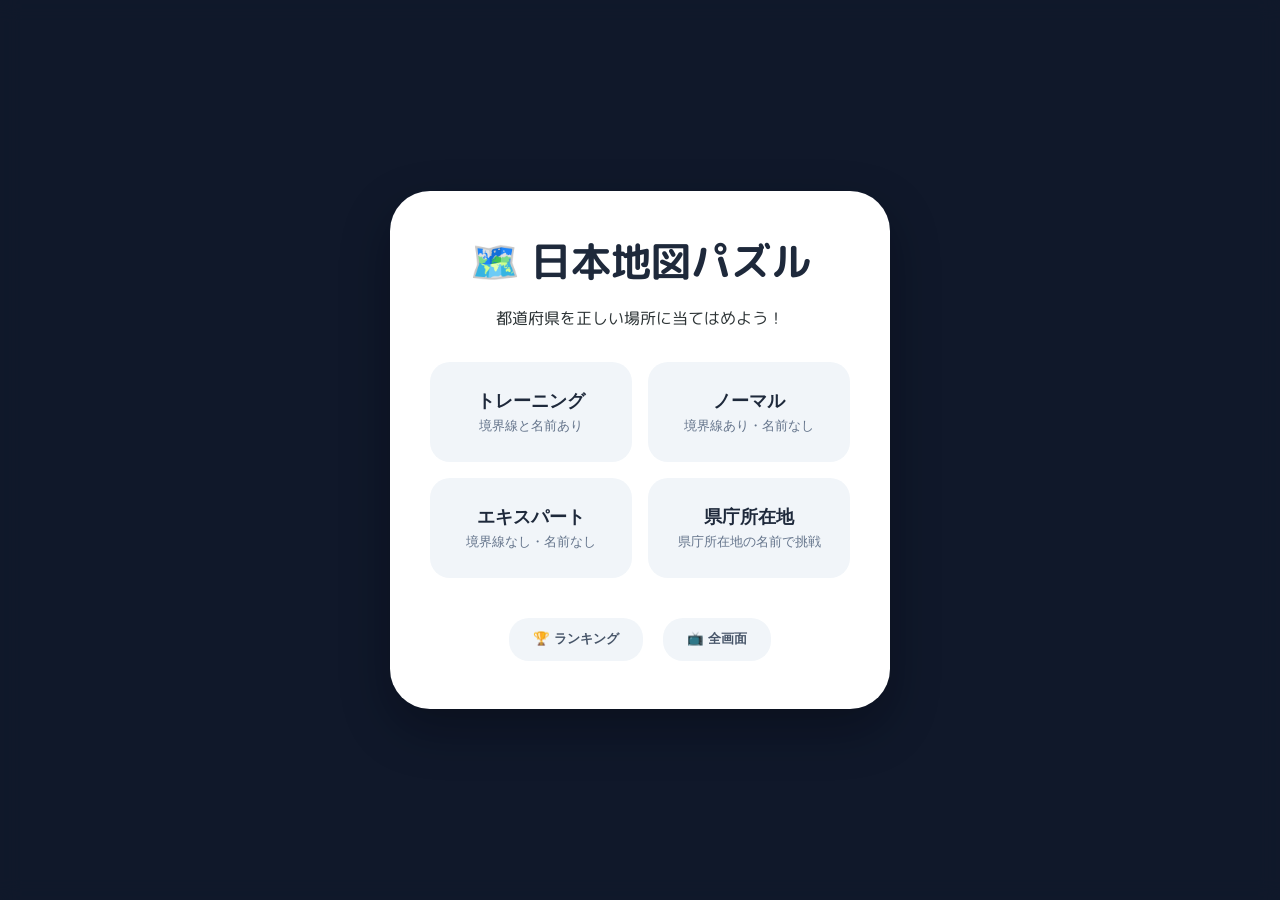
<file: index.html>
<!DOCTYPE html>
<html lang="ja">
<head>
    <meta charset="UTF-8">
    <meta name="viewport" content="width=device-width, initial-scale=1.0, maximum-scale=1.0, user-scalable=no">
    <title>あそんでまなべる 日本地図パズル - Web版</title>
    <link rel="preconnect" href="https://fonts.googleapis.com">
    <link rel="preconnect" href="https://fonts.gstatic.com" crossorigin>
    <link href="https://fonts.googleapis.com/css2?family=M+PLUS+Rounded+1c:wght@400;700;800&display=swap" rel="stylesheet">
    <link rel="stylesheet" href="style.css">
</head>
<body>
    <div id="app">
        <!-- Start Screen -->
        <div id="start-screen" class="overlay-screen active">
            <div class="menu-card">
                <h1>🗺️ 日本地図パズル</h1>
                <p>都道府県を正しい場所に当てはめよう！</p>
                <div class="mode-selector">
                    <button class="mode-btn" data-mode="beginner">
                        <span class="mode-title">トレーニング</span>
                        <span class="mode-desc">境界線と名前あり</span>
                    </button>
                    <button class="mode-btn" data-mode="normal">
                        <span class="mode-title">ノーマル</span>
                        <span class="mode-desc">境界線あり・名前なし</span>
                    </button>
                    <button class="mode-btn" data-mode="expert">
                        <span class="mode-title">エキスパート</span>
                        <span class="mode-desc">境界線なし・名前なし</span>
                    </button>
                    <button class="mode-btn" data-mode="capitals">
                        <span class="mode-title">県庁所在地</span>
                        <span class="mode-desc">県庁所在地の名前で挑戦</span>
                    </button>
                </div>
                <div class="global-actions">
                    <button id="rank-btn" class="secondary-btn">🏆 ランキング</button>
                    <button id="fullscreen-btn" class="secondary-btn">📺 全画面</button>
                </div>
            </div>
        </div>

        <!-- Game Screen -->
        <div id="game-screen" class="hidden">
            <header class="game-header">
                <div class="header-left">
                    <button id="back-btn" class="icon-btn">🏠</button>
                    <div class="game-info">
                        <span id="current-mode-label">ノーマル</span>
                        <div id="timer">00:00</div>
                    </div>
                </div>
                <div class="progress-bar-container">
                    <div id="progress-bar" style="width: 0%"></div>
                    <span id="progress-text">0 / 47</span>
                </div>
                <div class="header-right">
                    <button id="voice-toggle" class="icon-btn" title="読み上げON/OFF">🔊</button>
                    <button id="zoom-in" class="icon-btn">+</button>
                    <button id="zoom-out" class="icon-btn">-</button>
                </div>
            </header>

            <main id="game-viewport">
                <div id="map-world">
                    <!-- The SVG Map will be injected here -->
                    <svg id="game-svg" viewBox="0 0 1000 1000">
                        <defs>
                            <filter id="shadow" x="-20%" y="-20%" width="140%" height="140%">
                                <feGaussianBlur in="SourceAlpha" stdDeviation="3" />
                                <feOffset dx="2" dy="2" result="offsetblur" />
                                <feComponentTransfer>
                                    <feFuncA type="linear" slope="0.3" />
                                </feComponentTransfer>
                                <feMerge>
                                    <feMergeNode />
                                    <feMergeNode in="SourceGraphic" />
                                </feMerge>
                            </filter>
                        </defs>
                        <g id="map-camera">
                            <g id="map-base"></g>
                            <g id="map-targets"></g>
                            <g id="map-pieces"></g>
                        </g>
                    </svg>
                </div>
            </main>

            <div class="tray-wrapper">
                <button id="tray-prev" class="tray-arrow">◀</button>
                <footer id="tray-container" class="piece-tray">
                    <!-- Draggable pieces go here -->
                </footer>
                <button id="tray-next" class="tray-arrow">▶</button>
            </div>
        </div>

        <!-- Result Screen -->
        <div id="result-screen" class="overlay-screen hidden">
            <div class="result-card">
                <h2>🎉 クリア！</h2>
                <div class="result-stats">
                    <div class="stat-item">
                        <label>タイム</label>
                        <span id="final-time">02:30</span>
                    </div>
                    <div class="stat-item">
                        <label>ランク</label>
                        <span id="final-rank">S</span>
                    </div>
                </div>
                <div id="reward-panel" class="reward-panel">
                    <!-- Panels earned -->
                </div>
                <div class="result-actions">
                    <button id="retry-btn" class="primary-btn">もういちど</button>
                    <button id="result-home-btn" class="secondary-btn">ホームへ</button>
                </div>
            </div>
        </div>
    </div>

    <!-- Hidden audio elements -->
    <audio id="se-snap" src="https://assets.mixkit.co/active_storage/sfx/2019/2019-preview.mp3"></audio>
    <audio id="se-win" src="https://assets.mixkit.co/active_storage/sfx/1435/1435-preview.mp3"></audio>

    <script src="app.js"></script>
</body>
</html>
</file>
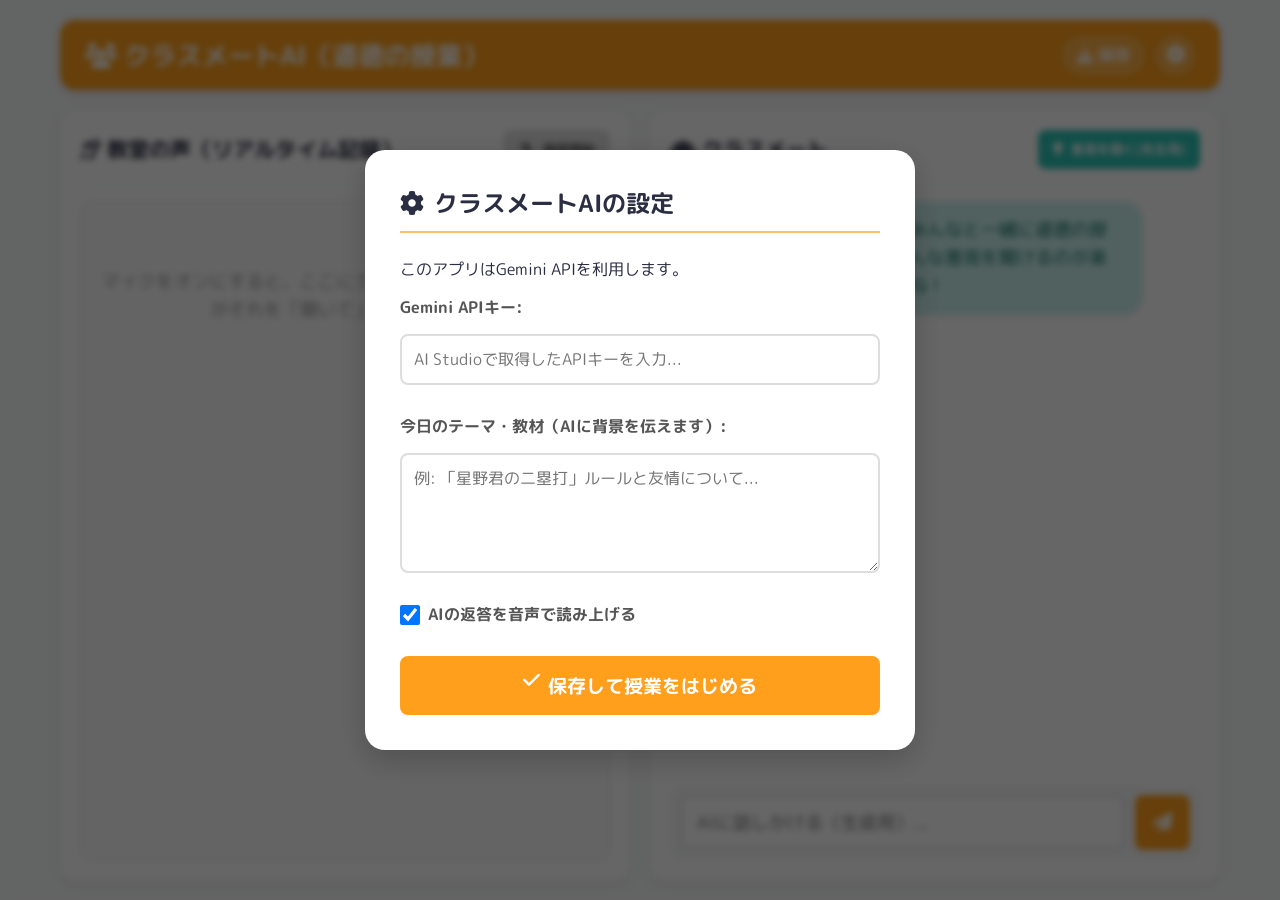
<file: moral-classmate/index.html>
<!DOCTYPE html>
<html lang="ja">
<head>
    <meta charset="UTF-8">
    <meta name="viewport" content="width=device-width, initial-scale=1.0">
    <title>道徳のクラスメートAI</title>
    <link rel="stylesheet" href="style.css">
    <link href="https://fonts.googleapis.com/css2?family=M+PLUS+Rounded+1c:wght@400;500;700&display=swap" rel="stylesheet">
    <link rel="stylesheet" href="https://cdnjs.cloudflare.com/ajax/libs/font-awesome/6.4.0/css/all.min.css">
</head>
<body>
    <div class="app-container">
        <!-- 初期設定モーダル -->
        <div id="settings-modal" class="modal">
            <div class="modal-content">
                <h2><i class="fa-solid fa-gear"></i> クラスメートAIの設定</h2>
                <p>このアプリはGemini APIを利用します。</p>
                <label for="api-key">Gemini APIキー:</label>
                <input type="password" id="api-key" placeholder="AI Studioで取得したAPIキーを入力...">
                
                <label for="lesson-theme" style="margin-top: 15px;">今日のテーマ・教材（AIに背景を伝えます）:</label>
                <textarea id="lesson-theme" placeholder="例: 「星野君の二塁打」ルールと友情について..."></textarea>
                
                <div class="checkbox-group">
                    <input type="checkbox" id="tts-toggle" checked>
                    <label for="tts-toggle">AIの返答を音声で読み上げる</label>
                </div>

                <button id="save-settings-btn"><i class="fa-solid fa-check"></i> 保存して授業をはじめる</button>
            </div>
        </div>

        <header>
            <h1><i class="fa-solid fa-users"></i> クラスメートAI（道徳の授業）</h1>
            <div class="header-actions">
                <button id="export-btn" title="記録を保存"><i class="fa-solid fa-download"></i> 保存</button>
                <button id="settings-btn" title="設定"><i class="fa-solid fa-gear"></i></button>
            </div>
        </header>

        <main>
            <!-- 左側: 教室の声（リアルタイム文字起こし） -->
            <section class="transcript-section">
                <div class="section-header">
                    <h2><i class="fa-solid fa-ear-listen"></i> 教室の声（リアルタイム記録）</h2>
                    <button id="mic-btn" class="mic-off"><i class="fa-solid fa-microphone-slash"></i> 録音開始</button>
                </div>
                <div class="transcript-box" id="transcript-box">
                    <p class="placeholder">マイクをオンにすると、ここにクラスの会話が記録され、AIがそれを「聞いて」理解します。</p>
                </div>
            </section>

            <!-- 右側: AIクラスメートのチャット -->
            <section class="ai-section">
                <div class="section-header">
                    <h2><i class="fa-solid fa-robot"></i> クラスメート</h2>
                    <button id="teacher-trigger-btn" class="primary-btn" title="議論が行き詰まった時に、AIに別の視点を提示させます"><i class="fa-solid fa-lightbulb"></i> 意見を聞く(先生用)</button>
                </div>
                
                <div class="chat-box" id="chat-box">
                    <div class="message ai-message">
                        <div class="avatar"><i class="fa-solid fa-robot"></i></div>
                        <div class="bubble">こんにちは！今日はみんなと一緒に道徳の授業に参加するよ。色んな意見を聞けるのが楽しみだな。よろしくね！</div>
                    </div>
                </div>

                <div class="student-input-area">
                    <input type="text" id="student-input" placeholder="AIに話しかける（生徒用）...">
                    <button id="send-btn"><i class="fa-solid fa-paper-plane"></i></button>
                </div>
            </section>
        </main>
    </div>
    
    <script type="importmap">
      {
        "imports": {
          "@google/genai": "https://esm.run/@google/genai"
        }
      }
    </script>
    <script type="module" src="app.js"></script>
</body>
</html>
</file>
<file: style.css>
/* 
  Japan Map Puzzle - Style Sheet
  Designed to be fun, tactile, and premium.
*/

@import url('https://fonts.googleapis.com/css2?family=M+PLUS+Rounded+1c:wght@400;700;800&display=swap');

:root {
    --primary: #4facfe;
    --secondary: #00f2fe;
    --accent: #ff7675;
    --bg-dark: #1e293b;
    --tray-bg: #fdfdfd;
    --text: #2d3436;
    --success: #55efc4;
    --panel-gold: #ffeaa7;
}

* {
    box-sizing: border-box;
    margin: 0;
    padding: 0;
    -webkit-tap-highlight-color: transparent;
    user-select: none;
}

body {
    font-family: 'M PLUS Rounded 1c', sans-serif;
    background-color: var(--bg-dark);
    color: var(--text);
    height: 100vh;
    height: 100dvh; /* Dynamic viewport height for mobile */
    width: 100vw;
    overflow: hidden;
    margin: 0;
}

#app {
    position: relative;
    width: 100%;
    height: 100%;
    display: flex;
    flex-direction: column;
}

/* Screens */
.overlay-screen {
    position: absolute;
    top: 0;
    left: 0;
    width: 100%;
    height: 100%;
    background: rgba(15, 23, 42, 0.9);
    backdrop-filter: blur(10px);
    z-index: 100;
    display: flex;
    align-items: center;
    justify-content: center;
    opacity: 1;
    visibility: visible;
    transition: all 0.4s ease;
}

.overlay-screen.hidden {
    opacity: 0;
    visibility: hidden;
    pointer-events: none;
}

.menu-card, .result-card {
    background: white;
    padding: 2.5rem;
    border-radius: 40px;
    width: 90%;
    max-width: 500px;
    text-align: center;
    box-shadow: 0 20px 50px rgba(0,0,0,0.3);
    transform: scale(1);
    transition: transform 0.3s cubic-bezier(0.175, 0.885, 0.32, 1.275);
}

.overlay-screen.hidden .menu-card {
    transform: scale(0.8);
}

h1 {
    font-size: 2.5rem;
    margin-bottom: 1rem;
    color: var(--bg-dark);
}

/* Mode Buttons */
.mode-selector {
    display: grid;
    grid-template-columns: 1fr 1fr;
    gap: 1rem;
    margin: 2rem 0;
}

.mode-btn {
    background: #f1f5f9;
    border: 3px solid transparent;
    padding: 1.5rem 1rem;
    border-radius: 20px;
    cursor: pointer;
    transition: all 0.2s;
    display: flex;
    flex-direction: column;
    align-items: center;
    gap: 0.3rem;
}

.mode-btn:hover {
    transform: translateY(-5px);
    background: white;
    border-color: var(--primary);
    box-shadow: 0 10px 20px rgba(0,0,0,0.1);
}

.mode-title {
    font-weight: 800;
    font-size: 1.1rem;
    color: var(--bg-dark);
}

.mode-desc {
    font-size: 0.8rem;
    color: #64748b;
}

/* Game Interface */
#game-screen {
    height: 100%;
    display: flex;
    flex-direction: column;
    background: #e2e8f0;
}

.game-header {
    background: white;
    padding: 0.8rem 1.5rem;
    display: flex;
    align-items: center;
    justify-content: space-between;
    box-shadow: 0 4px 10px rgba(0,0,0,0.05);
    z-index: 100;
}

.header-left {
    display: flex;
    align-items: center;
    gap: 1rem;
}

.game-info {
    display: flex;
    flex-direction: column;
}

#current-mode-label {
    font-size: 0.7rem;
    font-weight: 800;
    color: var(--primary);
}

#timer {
    font-size: 1.5rem;
    font-weight: 800;
    font-variant-numeric: tabular-nums;
}

.progress-bar-container {
    flex: 1;
    max-width: 300px;
    height: 12px;
    background: #f1f5f9;
    border-radius: 6px;
    margin: 0 1rem;
    position: relative;
    overflow: hidden;
}

#progress-bar {
    height: 100%;
    background: linear-gradient(90deg, var(--primary), var(--secondary));
    transition: width 0.3s ease;
}

#progress-text {
    position: absolute;
    width: 100%;
    text-align: center;
    top: 15px;
    font-size: 0.7rem;
    font-weight: 800;
    color: #94a3b8;
}

/* Viewport & SVG */
#game-viewport {
    flex: 1;
    position: relative;
    overflow: hidden;
    touch-action: none;
    padding-bottom: 180px;
}

#map-world {
    width: 100%;
    height: 100%;
    cursor: grab;
}

#game-svg {
    width: 100%;
    height: 100%;
    max-width: 100%;
    max-height: 100%;
}

/* SVG Elements Styling */
.target-path {
    fill: #cbd5e1;
    stroke: #94a3b8;
    stroke-width: 1;
    transition: fill 0.3s;
}

.target-path.hint {
    fill: #f8fafc;
}

.target-path.completed {
    fill: var(--success);
    stroke: #fff;
    stroke-width: 2;
}

.piece-path {
    cursor: grab;
    filter: drop-shadow(2px 4px 6px rgba(0,0,0,0.1));
}

.piece-path:active {
    cursor: grabbing;
    filter: drop-shadow(5px 10px 15px rgba(0,0,0,0.2));
}

.piece-path.snapped {
    pointer-events: none;
    opacity: 0; /* The target becomes visible instead */
}

.label-text {
    pointer-events: none;
    font-size: 14px;
    font-weight: 700;
    fill: #334155;
    text-anchor: middle;
}

/* Piece Tray */
.tray-wrapper {
    position: fixed;
    bottom: 0;
    left: 0;
    width: 100%;
    height: 180px;
    background: rgba(255, 255, 255, 0.95);
    backdrop-filter: blur(10px);
    border-top: 2px solid #e2e8f0;
    display: flex;
    align-items: center;
    z-index: 200;
    box-shadow: 0 -10px 30px rgba(0,0,0,0.1);
}

.piece-tray {
    flex: 1;
    height: 100%;
    display: flex;
    flex-direction: row;
    align-items: center;
    justify-content: flex-start;
    padding: 0 1rem;
    overflow-x: auto;
    overflow-y: hidden;
    gap: 1.2rem;
    scrollbar-width: thin;
    scrollbar-color: var(--primary) transparent;
    scroll-behavior: smooth;
    -webkit-overflow-scrolling: touch;
}

.piece-tray::-webkit-scrollbar {
    height: 6px;
    display: block; /* Show scrollbar */
}

.piece-tray::-webkit-scrollbar-thumb {
    background: #cbd5e1;
    border-radius: 10px;
}

.tray-arrow {
    background: white;
    border: none;
    width: 50px;
    height: 100%;
    font-size: 1.5rem;
    color: var(--primary);
    cursor: pointer;
    display: flex;
    align-items: center;
    justify-content: center;
    transition: background 0.2s;
    z-index: 210;
}

.tray-arrow:hover {
    background: #f1f5f9;
}

.tray-arrow:active {
    background: #e2e8f0;
}

.tray-item {
    min-width: 100px;
    height: 140px;
    background: #f8fafc;
    border-radius: 20px;
    display: flex;
    flex-direction: column;
    align-items: center;
    justify-content: center;
    padding: 0.5rem;
    flex-shrink: 0;
    border: 2px solid #e2e8f0;
    transition: all 0.2s;
    cursor: grab;
    box-shadow: 0 4px 6px rgba(0,0,0,0.05);
}

.tray-item:hover {
    background: white;
    border-color: var(--primary);
    transform: translateY(-5px);
    box-shadow: 0 8px 15px rgba(0,0,0,0.1);
}

.tray-item svg {
    width: 70px;
    height: 70px;
    pointer-events: none;
}

.tray-item span {
    margin-top: 0.5rem;
    font-size: 0.8rem;
    font-weight: 800;
    color: #475569;
    text-align: center;
}

/* Actions */
.primary-btn {
    background: linear-gradient(135deg, var(--primary) 0%, var(--secondary) 100%);
    color: white;
    border: none;
    padding: 1rem 2.5rem;
    border-radius: 30px;
    font-size: 1.2rem;
    font-weight: 800;
    cursor: pointer;
    box-shadow: 0 10px 20px rgba(79, 172, 254, 0.3);
}

.secondary-btn {
    background: #f1f5f9;
    color: #475569;
    border: none;
    padding: 0.8rem 1.5rem;
    border-radius: 20px;
    font-weight: 700;
    cursor: pointer;
    margin: 0.5rem;
}

.icon-btn {
    background: #f1f5f9;
    border: none;
    width: 44px;
    height: 44px;
    border-radius: 12px;
    font-size: 1.2rem;
    cursor: pointer;
    display: flex;
    align-items: center;
    justify-content: center;
}

.hidden {
    display: none !important;
}

/* Animations */
@keyframes bounceIn {
    0% { transform: scale(0.5); opacity: 0; }
    70% { transform: scale(1.1); }
    100% { transform: scale(1); opacity: 1; }
}

.reward-panel {
    display: flex;
    justify-content: center;
    gap: 1rem;
    margin: 1.5rem 0;
}

.panel-icon {
    width: 60px;
    height: 60px;
    background: var(--panel-gold);
    border-radius: 15px;
    display: flex;
    align-items: center;
    justify-content: center;
    font-size: 1.5rem;
    animation: bounceIn 0.5s ease backwards;
}
</file>
<file: moral-classmate/style.css>
:root {
    --primary: #FF9F1C;
    --primary-light: #FFBF69;
    --secondary: #2EC4B6;
    --secondary-light: #CBF3F0;
    --bg-color: #F8F9FA;
    --text-color: #2B2D42;
    --card-bg: #FFFFFF;
}

* {
    box-sizing: border-box;
    margin: 0;
    padding: 0;
}

body {
    font-family: 'M PLUS Rounded 1c', sans-serif;
    background-color: var(--bg-color);
    color: var(--text-color);
    height: 100vh;
    display: flex;
    justify-content: center;
}

.app-container {
    width: 100%;
    max-width: 1200px;
    height: 100vh;
    display: flex;
    flex-direction: column;
    padding: 20px;
}

/* ヘッダー */
header {
    display: flex;
    justify-content: space-between;
    align-items: center;
    padding: 15px 25px;
    background: var(--primary);
    color: white;
    border-radius: 15px;
    margin-bottom: 20px;
    box-shadow: 0 4px 6px rgba(0,0,0,0.1);
}

header h1 {
    font-size: 1.6rem;
}

#settings-btn {
    background: rgba(255, 255, 255, 0.2);
    border: none;
    color: white;
    font-size: 1.2rem;
    cursor: pointer;
    width: 40px;
    height: 40px;
    border-radius: 50%;
    display: flex;
    align-items: center;
    justify-content: center;
}

#settings-btn:hover {
    background: rgba(255, 255, 255, 0.3);
}

.header-actions {
    display: flex;
    gap: 10px;
    align-items: center;
}

#export-btn {
    background: rgba(255, 255, 255, 0.2);
    border: none;
    color: white;
    font-size: 1rem;
    cursor: pointer;
    border-radius: 20px;
    padding: 8px 15px;
    display: flex;
    align-items: center;
    gap: 5px;
}

#export-btn:hover {
    background: rgba(255, 255, 255, 0.3);
}

.checkbox-group {
    display: flex;
    align-items: center;
    gap: 8px;
    margin-top: 15px;
}

.checkbox-group input[type="checkbox"] {
    width: 20px;
    height: 20px;
    cursor: pointer;
}

.checkbox-group label {
    margin: 0;
    cursor: pointer;
    font-weight: normal;
}

/* メインレイアウト */
main {
    display: flex;
    gap: 20px;
    flex: 1;
    min-height: 0; /* flexの子要素がスクロールできるようにするため */
}

section {
    background: var(--card-bg);
    border-radius: 15px;
    padding: 20px;
    box-shadow: 0 4px 15px rgba(0,0,0,0.05);
    display: flex;
    flex-direction: column;
    flex: 1;
    min-width: 0;
}

.section-header {
    display: flex;
    justify-content: space-between;
    align-items: center;
    margin-bottom: 15px;
    padding-bottom: 15px;
    border-bottom: 2px solid var(--bg-color);
}

.section-header h2 {
    font-size: 1.3rem;
    color: var(--text-color);
}

/* ボタン共通 */
button {
    font-family: 'M PLUS Rounded 1c', sans-serif;
    border: none;
    border-radius: 8px;
    padding: 10px 15px;
    cursor: pointer;
    font-weight: bold;
    transition: all 0.2s;
}

/* マイクボタン */
#mic-btn {
    background: #E0E0E0;
    color: #555;
    display: flex;
    align-items: center;
    gap: 8px;
}

#mic-btn.mic-on {
    background: #ef476f;
    color: white;
    animation: pulse 2s infinite;
}

@keyframes pulse {
    0% { box-shadow: 0 0 0 0 rgba(239, 71, 111, 0.4); }
    70% { box-shadow: 0 0 0 10px rgba(239, 71, 111, 0); }
    100% { box-shadow: 0 0 0 0 rgba(239, 71, 111, 0); }
}

/* プライマリボタン (先生用トリガー) */
.primary-btn {
    background: var(--secondary);
    color: white;
    display: flex;
    align-items: center;
    gap: 8px;
}

.primary-btn:hover {
    background: #25a195;
    transform: translateY(-2px);
}

/* リアルタイム文字起こしエリア */
.transcript-box {
    flex: 1;
    overflow-y: auto;
    background: #fafafa;
    border: 2px solid #eee;
    border-radius: 10px;
    padding: 15px;
    font-size: 1.1rem;
    line-height: 1.6;
}

.placeholder {
    color: #999;
    text-align: center;
    margin-top: 50px;
}

.transcript-line {
    margin-bottom: 12px;
    padding-bottom: 12px;
    border-bottom: 1px dashed #eee;
    animation: fadeIn 0.3s ease;
}

@keyframes fadeIn {
    from { opacity: 0; transform: translateY(5px); }
    to { opacity: 1; transform: translateY(0); }
}

.transcript-line.final {
    color: #333;
}

.transcript-line.interim {
    color: #999;
    font-style: italic;
}

/* チャットエリア */
.chat-box {
    flex: 1;
    overflow-y: auto;
    display: flex;
    flex-direction: column;
    gap: 20px;
    padding-right: 10px;
    margin-bottom: 15px;
}

.message {
    display: flex;
    gap: 12px;
    align-items: flex-start;
}

.message.user-message {
    flex-direction: row-reverse;
}

.avatar {
    width: 45px;
    height: 45px;
    border-radius: 50%;
    display: flex;
    align-items: center;
    justify-content: center;
    font-size: 1.4rem;
    flex-shrink: 0;
}

.ai-message .avatar {
    background: var(--secondary-light);
    color: var(--secondary);
}

.user-message .avatar {
    background: var(--primary-light);
    color: white;
}

.bubble {
    background: #f1f1f1;
    padding: 15px 20px;
    border-radius: 20px;
    max-width: 80%;
    line-height: 1.6;
    font-size: 1.1rem;
    box-shadow: 0 2px 5px rgba(0,0,0,0.05);
}

.ai-message .bubble {
    background: var(--secondary-light);
    border-top-left-radius: 0;
    color: #1a756b;
}

.user-message .bubble {
    background: var(--primary);
    color: white;
    border-top-right-radius: 0;
}

/* 生徒の入力エリア */
.student-input-area {
    display: flex;
    gap: 10px;
    background: #f8f9fa;
    padding: 10px;
    border-radius: 10px;
}

#student-input {
    flex: 1;
    padding: 12px 15px;
    border: 2px solid #ddd;
    border-radius: 8px;
    font-family: inherit;
    font-size: 1.1rem;
    outline: none;
    transition: border-color 0.2s;
}

#student-input:focus {
    border-color: var(--primary);
}

#send-btn {
    background: var(--primary);
    color: white;
    width: 55px;
    font-size: 1.2rem;
    display: flex;
    align-items: center;
    justify-content: center;
}

#send-btn:hover {
    background: #e68f18;
}

/* モーダル (設定画面) */
.modal {
    position: fixed;
    top: 0;
    left: 0;
    width: 100%;
    height: 100%;
    background: rgba(0,0,0,0.6);
    display: flex;
    align-items: center;
    justify-content: center;
    z-index: 1000;
    backdrop-filter: blur(3px);
}

.modal.hidden {
    display: none;
}

.modal-content {
    background: white;
    padding: 35px;
    border-radius: 20px;
    width: 90%;
    max-width: 550px;
    display: flex;
    flex-direction: column;
    gap: 15px;
    box-shadow: 0 10px 30px rgba(0,0,0,0.2);
}

.modal-content h2 {
    color: var(--text-color);
    margin-bottom: 10px;
    border-bottom: 2px solid var(--primary-light);
    padding-bottom: 10px;
    display: flex;
    align-items: center;
    gap: 10px;
}

.modal-content label {
    font-weight: bold;
    color: #555;
}

.modal-content input, .modal-content textarea {
    width: 100%;
    padding: 12px;
    border: 2px solid #ddd;
    border-radius: 8px;
    font-family: inherit;
    font-size: 1rem;
    outline: none;
}

.modal-content input:focus, .modal-content textarea:focus {
    border-color: var(--primary);
}

.modal-content textarea {
    height: 120px;
    resize: vertical;
}

#save-settings-btn {
    background: var(--primary);
    color: white;
    padding: 15px;
    font-size: 1.2rem;
    margin-top: 15px;
    display: flex;
    justify-content: center;
    gap: 8px;
}

#save-settings-btn:hover {
    background: #e68f18;
}
</file>
